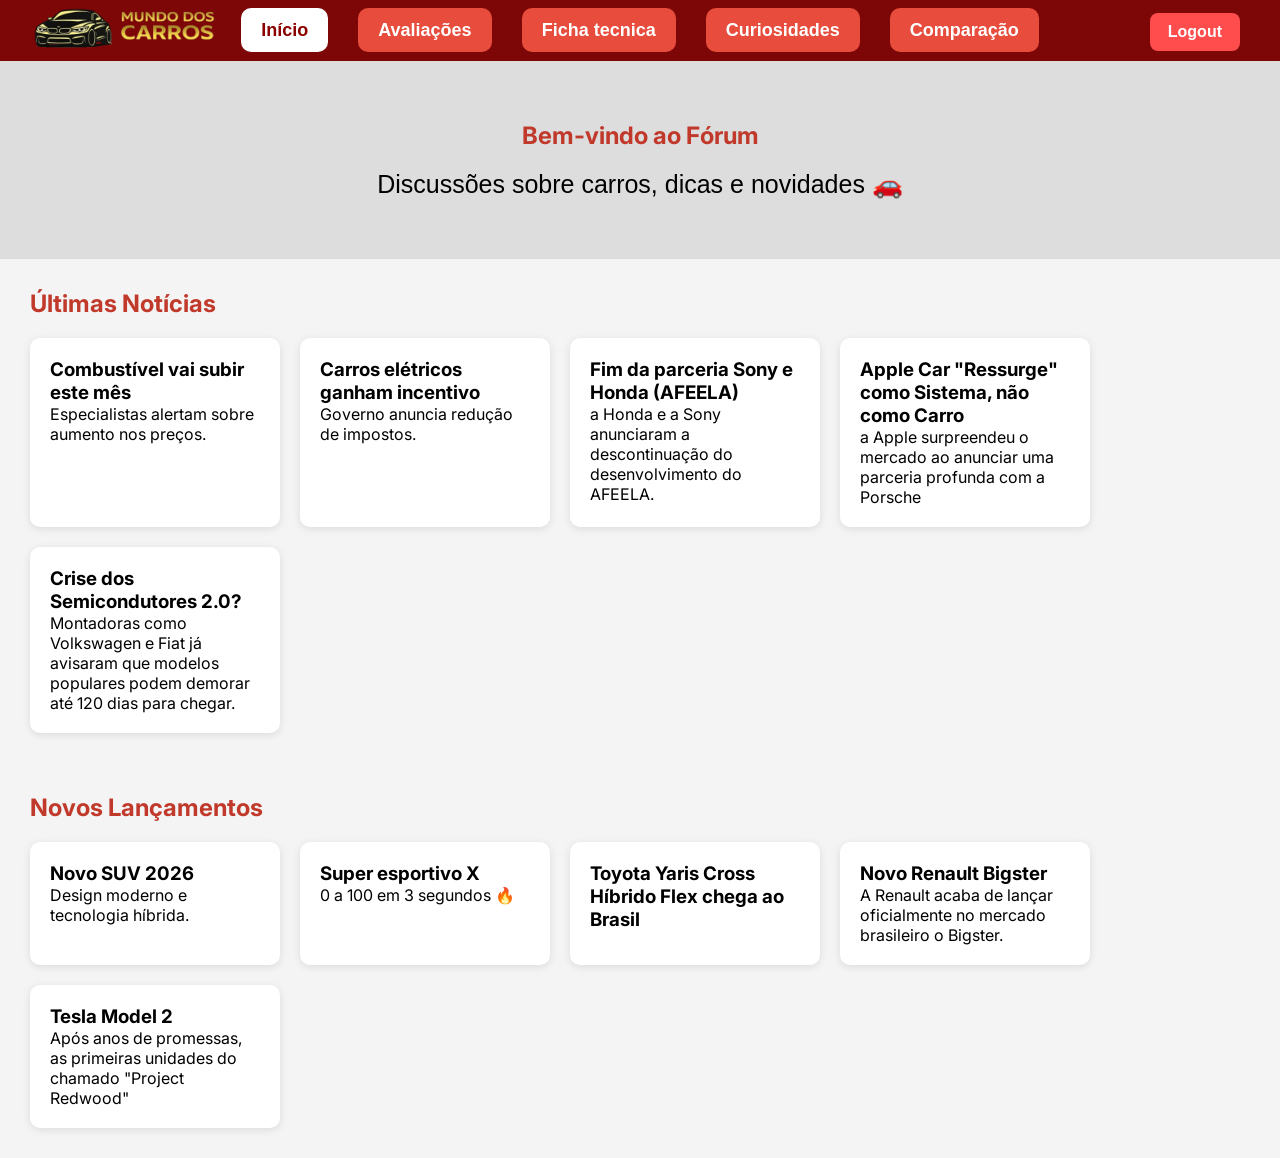
<file: index.html>
<!DOCTYPE html>
<html lang="pt-br">
<head>
    <meta charset="UTF-8">
    <meta name="viewport" content="width=device-width, initial-scale=1.0">
    <title>Fórum de Carros</title>
    <link rel="stylesheet" href="CSS/style.css">
    <link rel="preconnect" href="https://fonts.googleapis.com">
<link rel="preconnect" href="https://fonts.gstatic.com" crossorigin>
<link href="https://fonts.googleapis.com/css2?family=Google+Sans:ital,opsz,wght@0,17..18,400..700;1,17..18,400..700&family=Inter:ital,opsz@0,14..32;1,14..32&family=Roboto+Condensed:ital,wght@0,100..900;1,100..900&display=swap" rel="stylesheet">
<link rel="preconnect" href="https://fonts.googleapis.com">
<link rel="preconnect" href="https://fonts.gstatic.com" crossorigin>
<link href="https://fonts.googleapis.com/css2?family=Carattere&family=Carlito:ital,wght@0,400;0,700;1,400;1,700&family=Google+Sans:ital,opsz,wght@0,17..18,400..700;1,17..18,400..700&family=Inter:ital,opsz@0,14..32;1,14..32&family=Noto+Sans:ital,wght@0,100..900;1,100..900&family=Roboto+Condensed:ital,wght@0,100..900;1,100..900&family=Roboto:ital,wght@0,100..900;1,100..900&display=swap" rel="stylesheet">
</head>
<body>

<header>
    <a href="index.html"><img src="Img/logo_site_carro-removebg-preview.png" alt="Logo site" class="logo"></a>

    <nav>
        <ul>
            <li><a href="index.html" class="active">Início</a></li>
            <li><a href="avaliações.html">Avaliações</a></li>
            <li><a href="ficha-tecnica.html">Ficha tecnica</a></li>
            <li><a href="curiosidade.html">Curiosidades</a></li>
            <li><a href="comparar.html">Comparação</a></li>
        </ul>
    </nav>

    <a href="login.html" class="login-btn">Logout</a>
    
</header>

<main>
    <section class="banner">
        <h2>Bem-vindo ao Fórum</h2>
        <p>Discussões sobre carros, dicas e novidades 🚗</p>
    </section>

    <section class="noticias">
    <h2>Últimas Notícias</h2>

    <div class="container">
        <div class="card">
            <h3>Combustível vai subir este mês</h3>
            <p>Especialistas alertam sobre aumento nos preços.</p>
        </div>

        <div class="card">
            <h3>Carros elétricos ganham incentivo</h3>
            <p>Governo anuncia redução de impostos.</p>
        </div>

        <div class="card">
            <h3>Fim da parceria Sony e Honda (AFEELA)</h3>
            <p>a Honda e a Sony anunciaram a descontinuação do desenvolvimento do AFEELA.</p>
        </div>

        <div class="card">
            <h3>Apple Car "Ressurge" como Sistema, não como Carro</h3>
            <p>a Apple surpreendeu o mercado ao anunciar uma parceria profunda com a Porsche</p>
        </div>

        <div class="card">
            <h3>Crise dos Semicondutores 2.0?</h3>
            <p>Montadoras como Volkswagen e Fiat já avisaram que modelos populares podem demorar até 120 dias para chegar.</p>
        </div>
    </div>
</section>

<section class="lancamentos">
    <h2>Novos Lançamentos</h2>

    <div class="container">
        <div class="card">
            <h3>Novo SUV 2026</h3>
            <p>Design moderno e tecnologia híbrida.</p>
        </div>

        <div class="card">
            <h3>Super esportivo X</h3>
            <p>0 a 100 em 3 segundos 🔥</p>
        </div>

        <div class="card">
            <h3>Toyota Yaris Cross Híbrido Flex chega ao Brasil</h3>
        </div>

        <div class="card">
            <h3>Novo Renault Bigster</h3>
            <p>A Renault acaba de lançar oficialmente no mercado brasileiro o Bigster.</p>
        </div>

        <div class="card">
            <h3>Tesla Model 2</h3>
            <p>Após anos de promessas, as primeiras unidades do chamado "Project Redwood"</p>
        </div>
    </div>
</section>
</main>

</body>
</html>
</file>
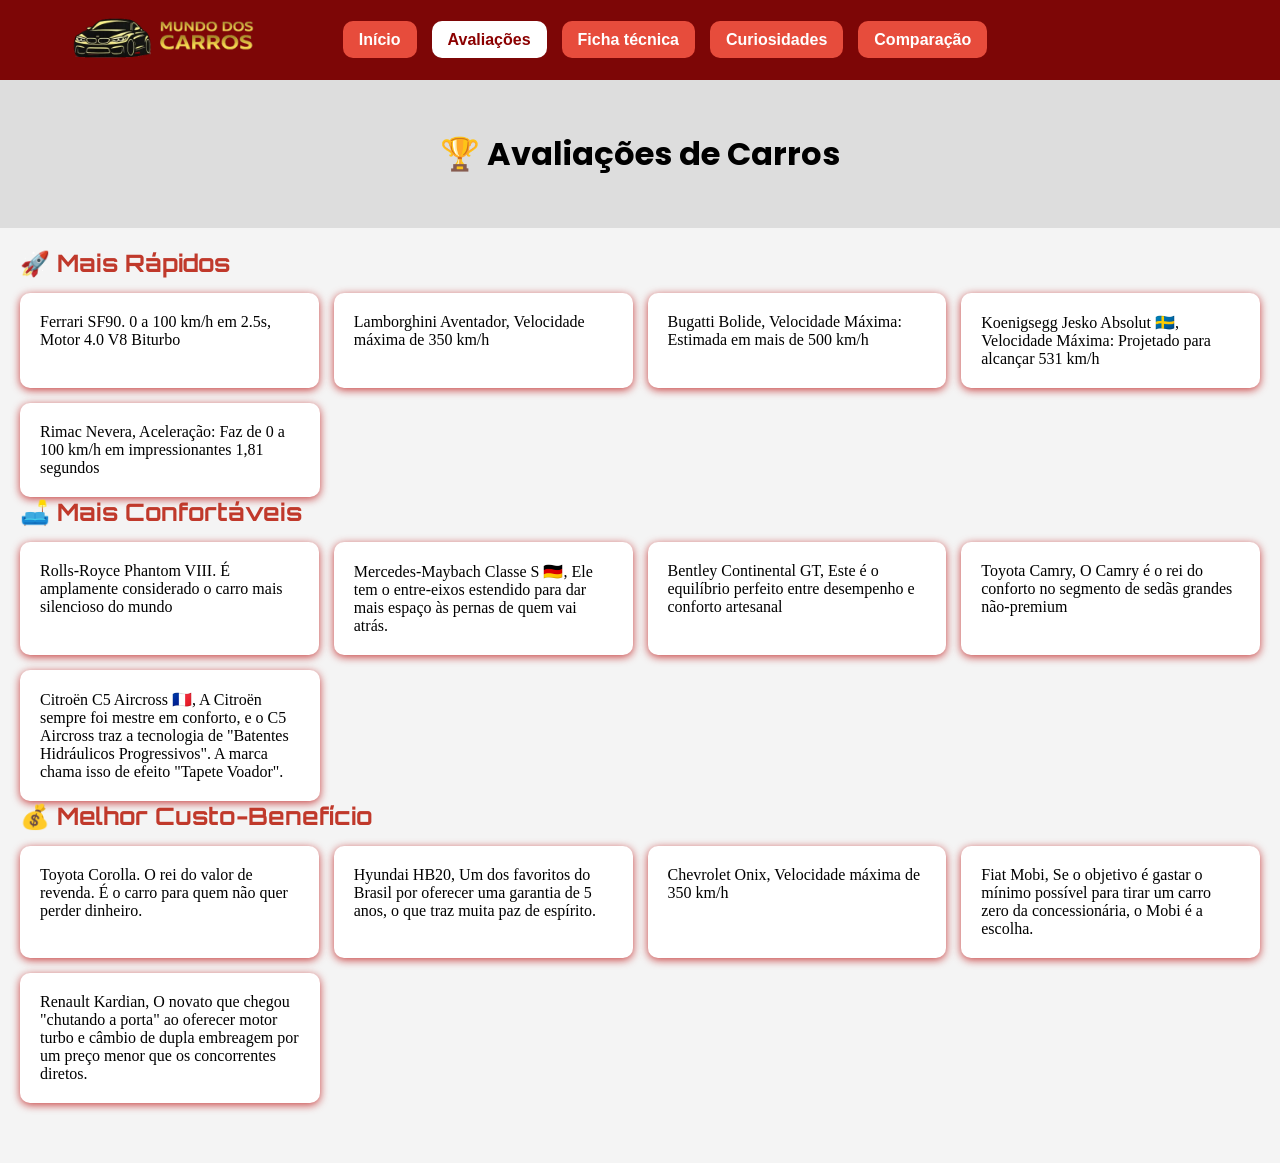
<file: avaliações.html>
<!DOCTYPE html>
<html lang="pt-br">
<head>
    <meta charset="UTF-8">
    <title>Avaliações de Carros</title>
    <link rel="stylesheet" href="CSS/avaliacoes.css">
    <link rel="preconnect" href="https://fonts.googleapis.com">
<link rel="preconnect" href="https://fonts.gstatic.com" crossorigin>
<link href="https://fonts.googleapis.com/css2?family=Carattere&family=Carlito:ital,wght@0,400;0,700;1,400;1,700&family=Google+Sans:ital,opsz,wght@0,17..18,400..700;1,17..18,400..700&family=Inter:ital,opsz@0,14..32;1,14..32&family=Noto+Sans:ital,wght@0,100..900;1,100..900&family=Poppins:ital,wght@0,100;0,200;0,300;0,400;0,500;0,600;0,700;0,800;0,900;1,100;1,200;1,300;1,400;1,500;1,600;1,700;1,800;1,900&family=Roboto+Condensed:ital,wght@0,100..900;1,100..900&family=Roboto:ital,wght@0,100..900;1,100..900&display=swap" rel="stylesheet">
<link rel="preconnect" href="https://fonts.googleapis.com">
<link rel="preconnect" href="https://fonts.gstatic.com" crossorigin>
<link href="https://fonts.googleapis.com/css2?family=Carattere&family=Carlito:ital,wght@0,400;0,700;1,400;1,700&family=Google+Sans:ital,opsz,wght@0,17..18,400..700;1,17..18,400..700&family=Inter:ital,opsz@0,14..32;1,14..32&family=Noto+Sans:ital,wght@0,100..900;1,100..900&family=Orbitron:wght@400..900&family=Poppins:ital,wght@0,100;0,200;0,300;0,400;0,500;0,600;0,700;0,800;0,900;1,100;1,200;1,300;1,400;1,500;1,600;1,700;1,800;1,900&family=Roboto+Condensed:ital,wght@0,100..900;1,100..900&family=Roboto:ital,wght@0,100..900;1,100..900&display=swap" rel="stylesheet">
</head>
<body>

<header>
    <a href="index.html">
        <img src="Img/logo_site_carro-removebg-preview.png" class="logo" alt="Logo">
    </a>

    <nav>
        <ul>
            <li><a href="index.html">Início</a></li>
            <li><a href="avaliações.html" class="active">Avaliações</a></li>
            <li><a href="ficha-tecnica.html">Ficha técnica</a></li>
            <li><a href="curiosidade.html">Curiosidades</a></li>
            <li><a href="comparar.html">Comparação</a></li>
        </ul>
    </nav>
</header>

<main>

    <h1 class="titulo">🏆 Avaliações de Carros</h1>

    <section class="avaliacoes">

        <!-- VELOCIDADE -->
        <div class="categoria">
            <h2>🚀 Mais Rápidos</h2>

            <div class="cards">
            <div class="card">Ferrari SF90. 0 a 100 km/h em 2.5s, Motor 4.0 V8 Biturbo</div>
            <div class="card">Lamborghini Aventador, Velocidade máxima de 350 km/h</div>
            <div class="card">Bugatti Bolide, Velocidade Máxima: Estimada em mais de 500 km/h</div>
            <div class="card">Koenigsegg Jesko Absolut 🇸🇪, Velocidade Máxima: Projetado para alcançar 531 km/h</div>
            <div class="card">Rimac Nevera, Aceleração: Faz de 0 a 100 km/h em impressionantes 1,81 segundos</div>
                
        </div>

           


        <!-- CONFORTO -->
       <div class="categoria">
            <h2>🛋️ Mais Confortáveis</h2>

            <div class="cards">
            <div class="card">Rolls-Royce Phantom VIII. É amplamente considerado o carro mais silencioso do mundo</div>
            <div class="card">Mercedes-Maybach Classe S 🇩🇪, Ele tem o entre-eixos estendido para dar mais espaço às pernas de quem vai atrás.</div>
            <div class="card">Bentley Continental GT, Este é o equilíbrio perfeito entre desempenho e conforto artesanal</div>
            <div class="card">Toyota Camry, O Camry é o rei do conforto no segmento de sedãs grandes não-premium</div>
            <div class="card">Citroën C5 Aircross 🇫🇷, A Citroën sempre foi mestre em conforto, e o C5 Aircross traz a tecnologia de "Batentes Hidráulicos Progressivos". A marca chama isso de efeito "Tapete Voador".</div>
                
        </div>

        <!-- CUSTO BENEFÍCIO -->
       <div class="categoria">
            <h2>💰 Melhor Custo-Benefício</h2>

            <div class="cards">
            <div class="card">Toyota Corolla. O rei do valor de revenda. É o carro para quem não quer perder dinheiro.</div>
            <div class="card">Hyundai HB20, Um dos favoritos do Brasil por oferecer uma garantia de 5 anos, o que traz muita paz de espírito.</div>
            <div class="card">Chevrolet Onix, Velocidade máxima de 350 km/h</div>
            <div class="card">Fiat Mobi, Se o objetivo é gastar o mínimo possível para tirar um carro zero da concessionária, o Mobi é a escolha.</div>
            <div class="card">Renault Kardian, O novato que chegou "chutando a porta" ao oferecer motor turbo e câmbio de dupla embreagem por um preço menor que os concorrentes diretos.</div>
                
        </div>

    </section>

</main>

</body>
</html>
</file>
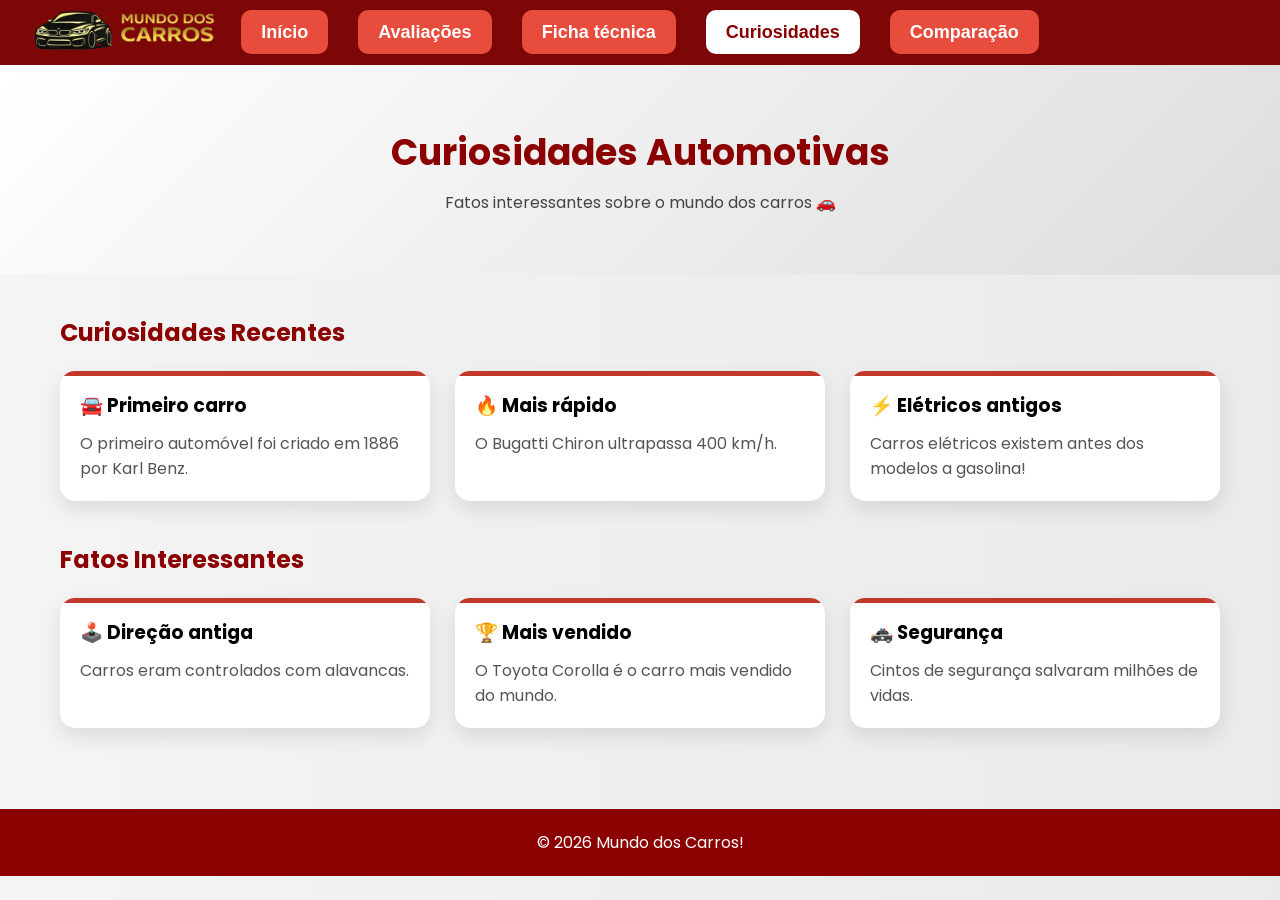
<file: curiosidade.html>
<!DOCTYPE html>
<html lang="pt-br">
<head>
    <meta charset="UTF-8">
    <meta name="viewport" content="width=device-width, initial-scale=1.0">
    <title>Curiosidades - Mundo dos Carros!</title>

    <link href="https://fonts.googleapis.com/css2?family=Poppins:wght@300;400;600&display=swap" rel="stylesheet">

    <link rel="stylesheet" href="/CSS/curiosidades.css">
</head>

<body>

<header>
    <a href="index.html"><img src="Img/logo_site_carro-removebg-preview.png" class="logo"></a>

    <nav>
        <ul>
            <li><a href="index.html">Início</a></li>
            <li><a href="avaliações.html">Avaliações</a></li>
            <li><a href="ficha-tecnica.html">Ficha técnica</a></li>
            <li><a href="curiosidade.html" class="active">Curiosidades</a></li>
            <li><a href="comparar.html">Comparação</a></li>
        </ul>
    </nav>
</header>

<!-- HERO -->
<section class="hero">
    <h1>Curiosidades Automotivas</h1>
    <p>Fatos interessantes sobre o mundo dos carros 🚗</p>
</section>

<!-- CONTEÚDO -->
<main class="container">

    <h2>Curiosidades Recentes</h2>

    <div class="cards">
        <div class="card">
            <h3>🚘 Primeiro carro</h3>
            <p>O primeiro automóvel foi criado em 1886 por Karl Benz.</p>
        </div>

        <div class="card">
            <h3>🔥 Mais rápido</h3>
            <p>O Bugatti Chiron ultrapassa 400 km/h.</p>
        </div>

        <div class="card">
            <h3>⚡ Elétricos antigos</h3>
            <p>Carros elétricos existem antes dos modelos a gasolina!</p>
        </div>
    </div>

    <h2>Fatos Interessantes</h2>

    <div class="cards">
        <div class="card">
            <h3>🕹️ Direção antiga</h3>
            <p>Carros eram controlados com alavancas.</p>
        </div>

        <div class="card">
            <h3>🏆 Mais vendido</h3>
            <p>O Toyota Corolla é o carro mais vendido do mundo.</p>
        </div>

        <div class="card">
            <h3>🚓 Segurança</h3>
            <p>Cintos de segurança salvaram milhões de vidas.</p>
        </div>
    </div>

</main>

<!-- FOOTER -->
<footer>
    <p>© 2026 Mundo dos Carros!</p>
</footer>

<script>
  window.addEventListener("load", () => {
    document.body.classList.add("fade-in");
  });
</script>

</body>
</html>
</file>
<file: CSS/style.css>
/* Reset básico */
* {
    margin: 0;
    padding: 0;
    box-sizing: border-box;
}

/* ===================== */
/* Fundo geral da página */
/* ===================== */
body {
    font-family: Arial, sans-serif;
    background-color: #f4f4f4;
}

/* ===================== */
/* Header */
/* ===================== */
header {
    display: flex;
    align-items: center;
    justify-content: center;
    background-color: #7d0606;
    padding: 20px;
    position: relative;
    animation: slideDown 0.8s ease;
}

/* ===================== */
/* Navegação */
/* ===================== */
nav {
    flex: 1;
    display: flex;
    justify-content: center;
}

/* Menu */
nav ul {
    display: flex;
    justify-content: center;
    list-style: none;
    gap: 30px;
}

/* Links do menu */
nav ul li a {
    text-decoration: none;
    color: white;
    background-color: #e74c3c;
    padding: 12px 20px;
    font-size: 18px;
    font-weight: bold;
    font-family: sans-serif;
    border-radius: 10px;
    transition: 0.3s;
}

/* Hover dos links */
nav ul li a:hover {
    background-color: #922b21;
    box-shadow: 0px 4px 12px rgba(0, 0, 0, 0.4);
}

/* ===================== */
/* Logo */
/* ===================== */
.logo {
    width: 250px;
    height: auto;
    position: absolute;
    left: 1px;
    top: 50%;
    transform: translateY(-50%);
}

/* ===================== */
/* Botão Login */
/* ===================== */
.login-btn {
    position: absolute;
    right: 40px;
    bottom: 10px;
    text-decoration: none;
    background: #ff4d4d;
    color: white;
    padding: 10px 18px;
    border-radius: 8px;
    font-weight: bold;
    transition: 0.3s;
}

/* Hover do botão */
.login-btn:hover {
    background-color: #922b21;
    transform: scale(1.05);
}

/* ===================== */
/* Banner */
/* ===================== */
.banner {
    text-align: center;
    padding: 60px 20px;
    background-color: #ddd;
}

.banner h2 {
    font-family: "Inter", sans-serif;
}

.banner p {
    font-size: 25px;
    font-family: "Google Sans", sans-serif;
}

/* ===================== */
/* Cards */
/* ===================== */
.card {
    background-color: white;
    padding: 20px;
    border-radius: 10px;
    width: 250px;
    box-shadow: 0px 2px 8px rgba(0, 0, 0, 0.1);
    
    /* Animação */
    opacity: 0;
    animation: aparecer 0.8s ease forwards;

    /* Transição */
    transition: transform 0.3s ease, box-shadow 0.3s ease;
}

/* Hover dos cards */
.card:hover {
    transform: scale(1.05) translateY(-10px);
    box-shadow: 0px 8px 20px rgba(0, 0, 0, 0.3);
}

/* Delay de animação */
.card:nth-child(1) {
    animation-delay: 0.2s;
}

.card:nth-child(2) {
    animation-delay: 0.4s;
}

/* ===================== */
/* Seções */
/* ===================== */
.noticias,
.lancamentos {
    font-family: "Inter", sans-serif;
    padding: 30px;
}

/* Títulos */
h2 {
    margin-bottom: 20px;
    color: #c0392b;
}

/* Container flexível */
.container {
    display: flex;
    gap: 20px;
    flex-wrap: wrap;
}

/* ===================== */
/* Estado ativo */
/* ===================== */
.active {
    background: white !important;
    color: #8B0000 !important;
}

/* ===================== */
/* Animações */
/* ===================== */
@keyframes slideDown {
    from {
        transform: translateY(-100%);
        opacity: 0;
    }
    to {
        transform: translateY(0);
        opacity: 1;
    }
}

@keyframes aparecer {
    from {
        opacity: 0;
        transform: translateY(30px);
    }
    to {
        opacity: 1;
        transform: translateY(0);
    }
}

/* ===================== */
/* Responsividade */
/* ===================== */
/* ===================== */
/* Responsividade */
/* ===================== */

@media (max-width: 900px) {
    /* Ajuste do Header para telas médias */
    header {
        flex-direction: column; /* Empilha logo e menu */
        padding: 60px 20px 20px 20px; /* Dá espaço para a logo no topo */
    }

    .logo {
        position: relative; /* Sai do modo "por cima de tudo" */
        left: auto;
        top: auto;
        transform: none;
        margin-bottom: 20px;
        display: block;
        margin-left: auto;
        margin-right: auto;
        width: 180px; /* Diminui a logo no celular */
    }

    .login-btn{
        bottom: 80%;
    }

    nav ul {
        gap: 20px; /* Diminui espaço entre botões */
        flex-wrap: wrap; /* Permite que os botões quebrem linha */
    }

    nav ul li a {
        padding: 8px 15px;
        font-size: 14px;
    }
}

@media (max-width: 600px) {
    /* Filtros e Cards em celulares pequenos */
    .filtros {
        padding: 10px;
        justify-content: center;
    }

    .filtros input, 
    .filtros select, 
    .filtros button {
        width: 100%; /* Ocupa a largura toda no celular */
    }

    .lista {
        padding: 0 15px;
    }

    .card {
        flex-direction: column; /* Imagem em cima, texto embaixo */
        align-items: flex-start;
        text-align: center;
    }

    .imagem {
        width: 100%; /* Imagem ocupa o card todo */
        height: 150px;
    }

    .info {
        width: 100%;
    }
}
</file>
<file: CSS/avaliacoes.css>
* {
  margin: 0;
  padding: 0;
  box-sizing: border-box;
}

body {
  background-color: #f4f4f4;
}

header {
  background-color: #7d0606;
  padding: 0 40px; 
  display: flex;
  align-items: center;
  justify-content: space-between;
  height: 80px; 
  overflow: visible; 
  animation: slideDown 1s ease;
}

.logo {
  width: 250px; 
  height: auto;
  margin-top: 5px;
  flex-shrink: 0; 
}

/* MENU */

nav {
  flex: 1;
  display: flex;
  justify-content: center;
  margin-right: 200px; 
}

nav ul {
  display: flex;
  list-style: none;
  gap: 15px; 
}

nav ul li a {
  text-decoration: none;
  color: white;
  background-color: #e74c3c;
  padding: 10px 16px;
  font-size: 16px;
  font-weight: bold;
  font-family: sans-serif;
  border-radius: 10px;
  transition: 0.3s;
}

nav ul li a:hover {
  background-color: #922b21;
  box-shadow: 0px 4px 12px rgba(0,0,0,0.4);
}

.active {
  background: white !important;
  color: #8B0000 !important;
}

/* TITULO */
.titulo {
  text-align: center;
  font-family: 'Poppins';
  padding: 50px 20px;
  background-color: #ddd;
}

/* SEÇÃO */
.avaliacoes {
  padding: 20px;
}

/* CATEGORIA */
.categoria {
  margin-bottom: 40px;
}

.categoria h2 {
  color: #c0392b;
  margin-bottom: 15px;
  font-family: 'Orbitron';
  transition: 0.3s;
}

.categoria h2:hover {
  color: #7d0606;
  transform: translateX(10px);
}

.cards {
  display: flex;
  flex-wrap: wrap;
  gap: 15px;
}

.card {
  background-color: white;
  padding: 20px;
  border-radius: 10px;
  flex: 1 1 250px; 
  max-width: 300px;
  box-shadow: 0px 2px 8px rgba(186, 5, 5, 0.748);
  transition: 0.3s;
}

.card:hover {
  transform: scale(1.05);
}

/* ANIMAÇÕES */
@keyframes fadeDown {
  from {
    opacity: 0;
    transform: translateY(-30px);
  }
  to {
    opacity: 1;
    transform: translateY(0);
  }
}

.titulo {
  animation: fadeDown 1s ease;
}

@keyframes aparecer {
  from {
    opacity: 0;
    transform: translateY(30px);
  }
  to {
    opacity: 1;
    transform: translateY(0);
  }
}

.card {
  animation: aparecer 0.8s ease;
}

@keyframes slideDown {
  from {
    transform: translateY(-100%);
    opacity: 0;
  }
  to {
    transform: translateY(0);
    opacity: 1;
  }
}

header {
  animation: slideDown 1s ease;
}


@media (max-width: 768px) {

  header {
    flex-direction: column;
    gap: 15px;
  }

  .logo {
    width: 160px;
  }

  nav ul {
    gap: 10px;
  }

  nav ul li a {
    font-size: 14px;
    padding: 8px 12px;
  }

  .titulo {
    font-size: 22px;
    padding: 40px 15px;
  }

}


@media (max-width: 1024px) {
  nav {
    margin-right: 0; 
  }
}

@media (max-width: 768px) {
  header {
    flex-direction: column;
    padding: 15px;
    height: auto; 
  }

  nav {
    margin-right: 0;
  }

  nav ul {
    padding: 10px 0;
    justify-content: center;
    flex-wrap: wrap; 
  }
}
</file>
<file: CSS/curiosidades.css>
* {
  margin: 0;
  padding: 0;
  box-sizing: border-box;
}
body {
  font-family: 'Poppins', sans-serif;
  background: linear-gradient(to right, #f4f4f4, #eaeaea);
}

header {
    background-color: #7d0606;
    padding: 20px;
    position: relative;
}

nav {
  flex: 1;
  display: flex;
  justify-content: center;
}
/* Logo esquerda */
.logo {
  width: 250px;
  height: auto;
  position: absolute;
  left: 1px;
  top: 50%;
  transform: translateY(-50%);
}

/* Menu centralizado */
nav ul {
  display: flex;
  justify-content: center;
  list-style: none; 
  gap: 30px;
  text-decoration: none;
  color: white;
}

/* Links */
nav ul li a {
  text-decoration: none;
  color: white;
  background-color: #e74c3c;
  padding: 12px 20px;
  font-size: 18px;
  font-weight: bold;
  font-family: Sans-serif;
  border-radius: 10px;
  transition: 0.3s;
}

/* Hover */
nav ul li a:hover {
  background-color: #922b21;
  box-shadow: 0px 4px 12px rgba(0,0,0,0.4);
}

.active {
    background: white !important;
    color: #8B0000 !important;
}

.hero {
    text-align: center;
    padding: 60px 21px;
    background: linear-gradient(135deg, #ffffff, #dddddd);
}

.hero h1 {
    font-size: 36px;
    color: #8B0000;
}

.hero p {
    margin-top: 10px;
    color: #444;
}

/* CONTAINER */
.container {
    max-width: 1200px;
    margin: auto;
    padding: 40px 20px;
}

/* TITULOS */
h2 {
    color: #8B0000;
    margin-bottom: 21px;
}

/* CARDS GRID */
.cards {
    display: grid;
    grid-template-columns: repeat(auto-fit, minmax(250px, 1fr));
    gap: 25px;
    margin-bottom: 41px;
}

/* CARD */
.card {
    background: white;
    padding: 20px;
    border-radius: 15px;
    box-shadow: 0 8px 20px rgba(0,0,0,0.1);
    transition: 0.3s;
    position: relative;
    overflow: hidden;
}

/* EFEITO TOP */
.card::before {
    content: "";
    position: absolute;
    width: 100%;
    height: 5px;
    background: #c0392b;
    top: 0;
    left: 0;
}

/* HOVER */
.card:hover {
    transform: translateY(-10px);
    box-shadow: 0 15px 30px rgba(0,0,0,0.2);
}

/* TEXTO */
.card h3 {
    margin-bottom: 11px;
}

.card p {
    color: #555;
}

/* FOOTER */
footer {
    background: #8B0000;
    color: white;
    text-align: center;
    padding: 21px;
}

@keyframes fadeDown {
    from {
        opacity: 0;
        transform: translateY(-30px);
    }
    to {
        opacity: 1;
        transform: translateY(0);
    }
}

.titulo {
    animation: fadeDown 1s ease;
}

@keyframes aparecer {
    from {
        opacity: 0;
        transform: translateY(30px);
    }
    to {
        opacity: 1;
        transform: translateY(0);
    }
}

.card {
    animation: aparecer 0.8s ease;
}

@keyframes slideDown {
    from {
        transform: translateY(-100%);
        opacity: 0;
    }
    to {
        transform: translateY(0);
        opacity: 1;
    }
}

header {
    animation: slideDown 1s ease;
}

@media (max-width: 900px) {
    /* Ajuste do Header para telas médias */
    header {
        flex-direction: column; /* Empilha logo e menu */
        padding: 60px 20px 20px 20px; /* Dá espaço para a logo no topo */
    }

    .logo {
        position: relative; /* Sai do modo "por cima de tudo" */
        left: auto;
        top: auto;
        transform: none;
        margin-bottom: 20px;
        display: block;
        margin-left: auto;
        margin-right: auto;
        width: 180px; /* Diminui a logo no celular */
    }

    .login-btn{
        bottom: 80%;
    }

    nav ul {
        gap: 20px; /* Diminui espaço entre botões */
        flex-wrap: wrap; /* Permite que os botões quebrem linha */
    }

    nav ul li a {
        padding: 8px 15px;
        font-size: 14px;
    }
}

@media (max-width: 600px) {
    /* Filtros e Cards em celulares pequenos */
    .filtros {
        padding: 10px;
        justify-content: center;
    }

    .filtros input, 
    .filtros select, 
    .filtros button {
        width: 100%; /* Ocupa a largura toda no celular */
    }

    .lista {
        padding: 0 15px;
    }

    .card {
        flex-direction: column; /* Imagem em cima, texto embaixo */
        align-items: flex-start;
        text-align: center;
    }

    .imagem {
        width: 100%; /* Imagem ocupa o card todo */
        height: 150px;
    }

    .info {
        width: 100%;
    }
}
</file>
